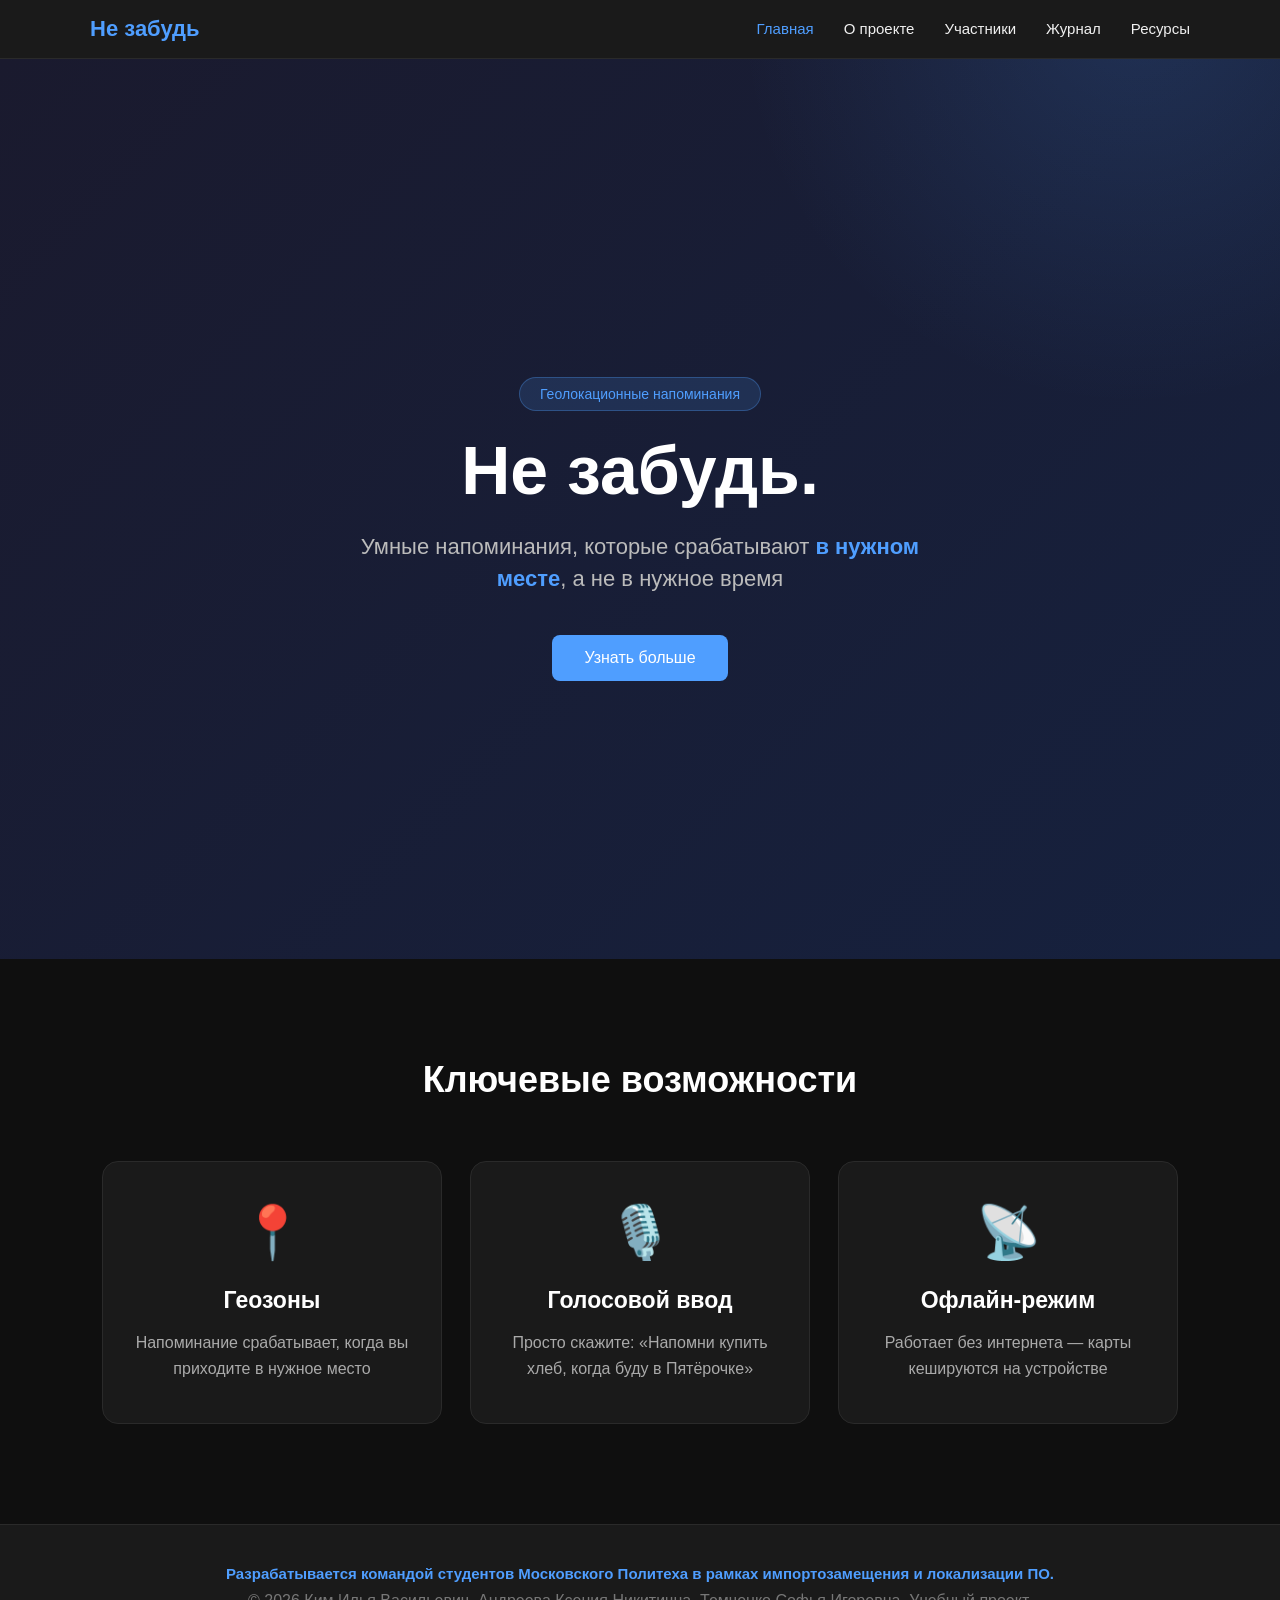
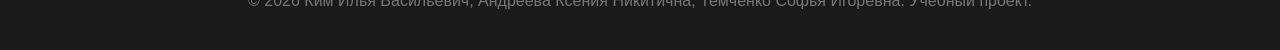
<file: site/index.html>
<!DOCTYPE html>
<html lang="ru">
<head>
    <meta charset="UTF-8">
    <meta name="viewport" content="width=device-width, initial-scale=1.0">
    <title>Не забудь</title>
    <link rel="stylesheet" href="css/base.css">
    <link rel="stylesheet" href="css/style.css">
</head>
<body>

    <header>
        <nav>
            <div class="logo">Не забудь</div>
            <ul>
                <li><a href="index.html" class="active">Главная</a></li>
                <li><a href="about.html">О проекте</a></li>
                <li><a href="participants.html">Участники</a></li>
                <li><a href="journal.html">Журнал</a></li>
                <li><a href="resources.html">Ресурсы</a></li>
            </ul>
        </nav>
    </header>

    <main>
        <section class="hero">
            <div class="hero-content">
                <div class="hero-badge">Геолокационные напоминания</div>
                <h1>Не забудь<span class="accent">.</span></h1>
                <p>Умные напоминания, которые срабатывают <strong>в нужном месте</strong>, а не в нужное время</p>
                <a href="about.html" class="btn">Узнать больше</a>
            </div>
            
            <div class="hero-visual">
                <div class="mockup">📱</div>
            </div>
        </section>

        <section class="features">
            <h2>Ключевые возможности</h2>
            <div class="cards">
                <div class="card fade-in">
                    <div class="card-icon">📍</div>
                    <h3>Геозоны</h3>
                    <p>Напоминание срабатывает, когда вы приходите в нужное место</p>
                </div>
                <div class="card fade-in">
                    <div class="card-icon">🎙️</div>
                    <h3>Голосовой ввод</h3>
                    <p>Просто скажите: «Напомни купить хлеб, когда буду в Пятёрочке»</p>
                </div>
                <div class="card fade-in">
                    <div class="card-icon">📡</div>
                    <h3>Офлайн-режим</h3>
                    <p>Работает без интернета — карты кешируются на устройстве</p>
                </div>
            </div>
        </section>
    </main>

    <footer>
    <p class="polytech-note">Разрабатывается командой студентов Московского Политеха в рамках импортозамещения и локализации ПО.</p>
    <p>© 2026 Ким Илья Васильевич, Андреева Ксения Никитична, Темченко Софья Игоревна. Учебный проект.</p>
    </footer>

   <script>
    const observer = new IntersectionObserver((entries) => {
        entries.forEach(entry => {
            if (entry.isIntersecting) {
                entry.target.classList.add('visible');
            }
        });
    }, { threshold: 0.1 });

    document.querySelectorAll('.fade-in').forEach(el => observer.observe(el));

    // Максимально плавная анимация hero
    function animateHero() {
        const heroContent = document.querySelector('.hero-content');
        heroContent.classList.add('visible');
    }

    window.addEventListener('load', () => {
        setTimeout(animateHero, 500); // старт чуть позже
    });
</script>

</body>
</html>
</file>
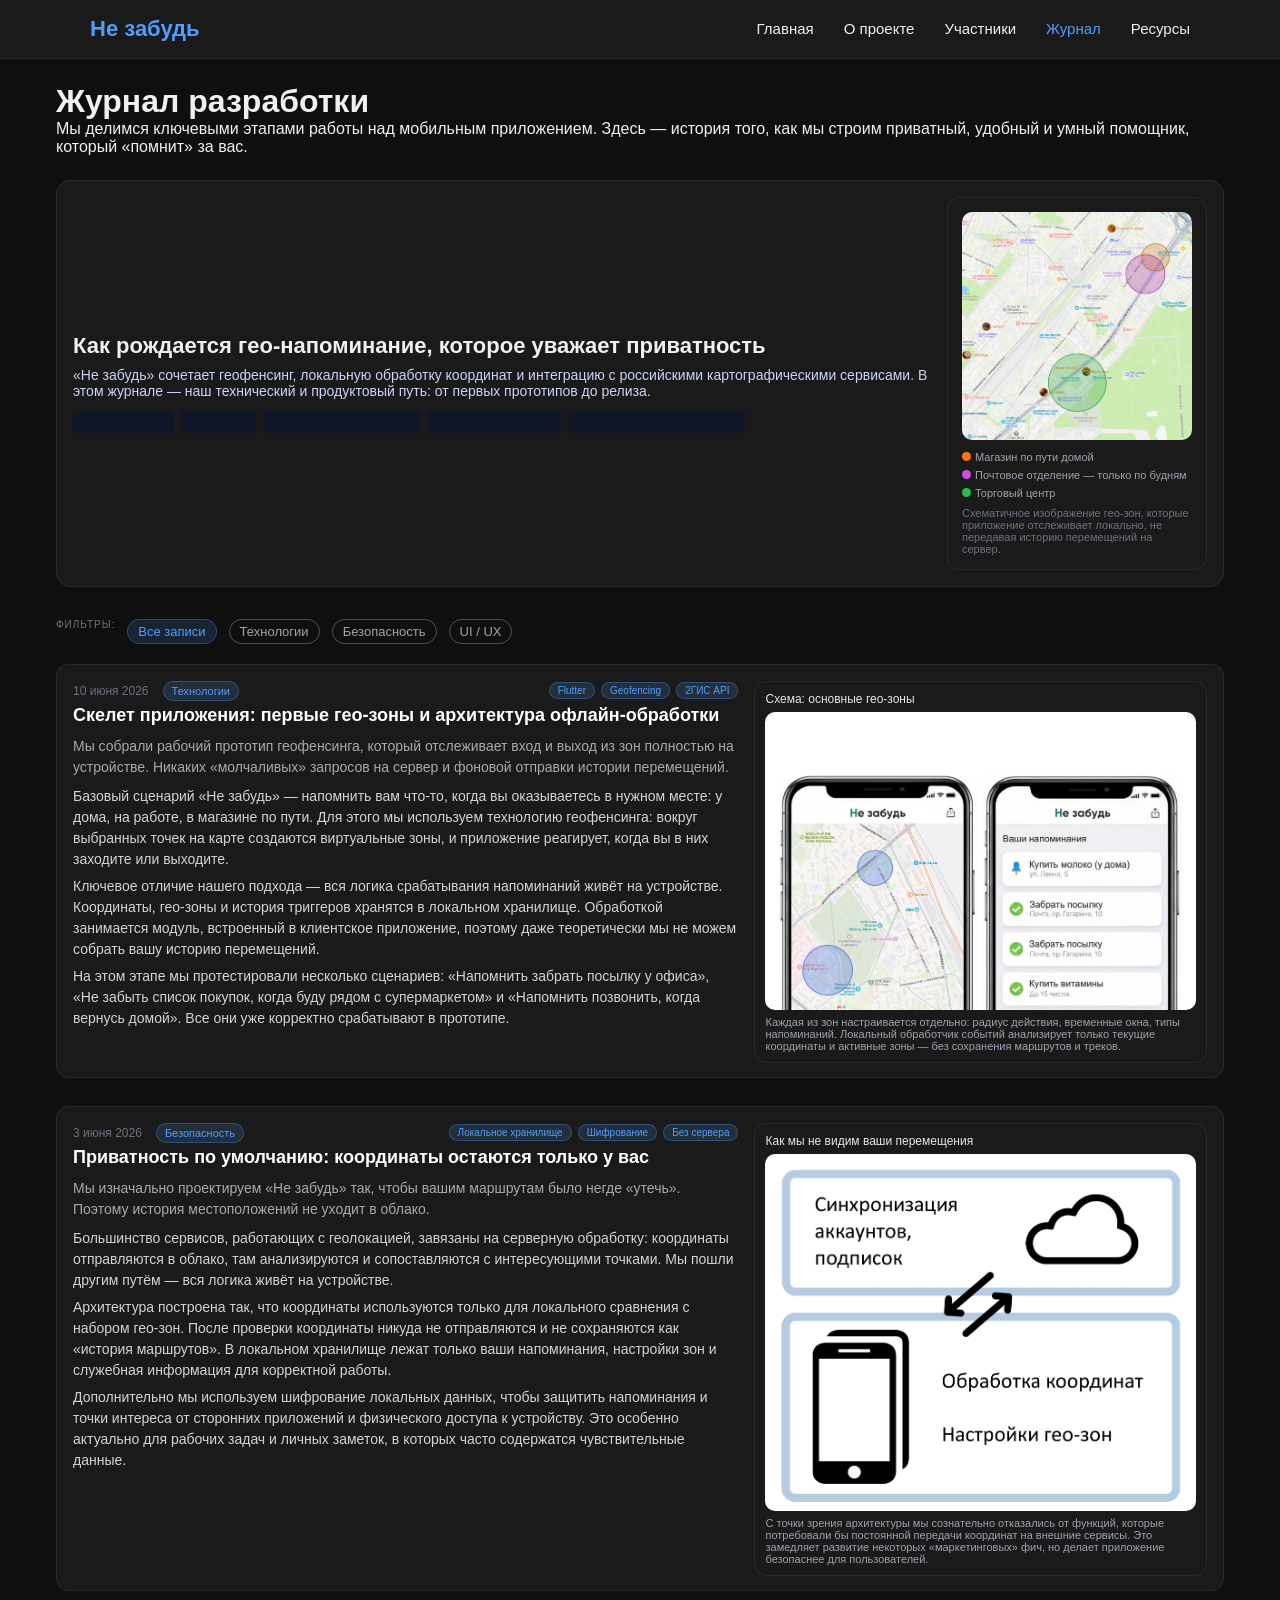
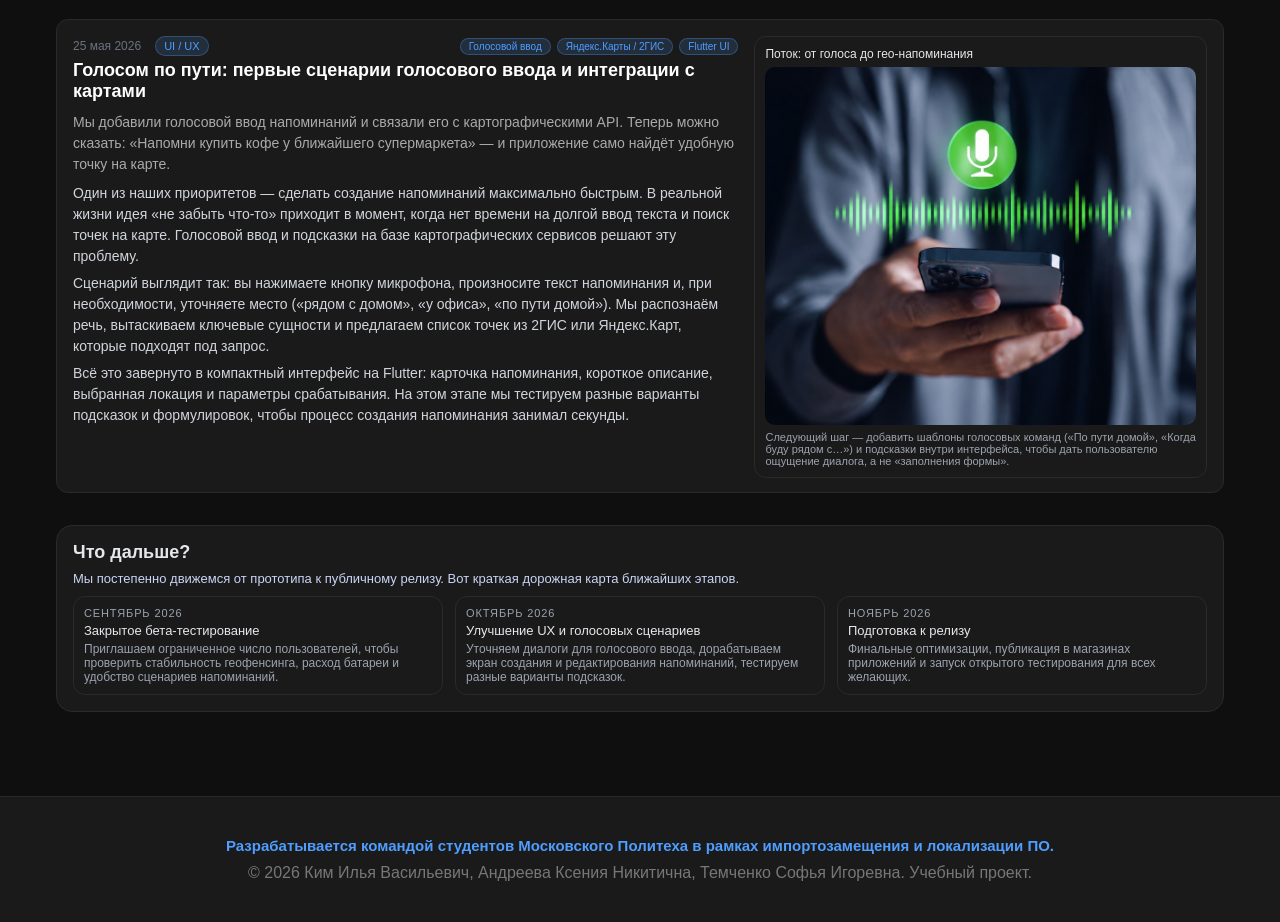
<file: site/journal.html>
<!DOCTYPE html>
<html lang="ru">
<head>
    <meta charset="UTF-8">
    <meta name="viewport" content="width=device-width, initial-scale=1.0">
    <title>Журнал — Не забудь</title>
    <link rel="stylesheet" href="css/base.css">
    <link rel="stylesheet" href="css/journal.css">
</head>
<body>
    <header>
        <nav>
            <div class="logo">Не забудь</div>
            <ul>
                <li><a href="index.html">Главная</a></li>
                <li><a href="about.html">О проекте</a></li>
                <li><a href="participants.html">Участники</a></li>
                <li><a href="journal.html" class="active">Журнал</a></li>
                <li><a href="resources.html">Ресурсы</a></li>
            </ul>
        </nav>
    </header>

    <div class="page">
        <h1>Журнал разработки</h1>
        <p>Мы делимся ключевыми этапами работы над мобильным приложением. Здесь — история того, как мы строим приватный, удобный и умный помощник, который «помнит» за вас.</p>
    
        <section class="hero">
            <div class="hero-text">
                <h2>Как рождается гео‑напоминание, которое уважает приватность</h2>
                <p>«Не забудь» сочетает геофенсинг, локальную обработку координат и интеграцию с российскими картографическими сервисами. В этом журнале — наш технический и продуктовый путь: от первых прототипов до релиза.</p>
                <div class="hero-tags">
                    <span class="tag">Geofencing</span>
                    <span class="tag">Flutter</span>
                    <span class="tag">2ГИС / Яндекс.Карты</span>
                    <span class="tag">Голосовой ввод</span>
                    <span class="tag">Локальное хранилище</span>
                </div>
            </div>
            <div class="hero-visual">
                <div class="hero-visual-inner">
                    <img src="img/geozoned map.png" class="hero-visual-image">
                    <div class="hero-legend">
                        <div class="hero-legend-item">
                            <span class="legend-dot shop"></span>
                            <span>Магазин по пути домой</span>
                        </div>
                        <div class="hero-legend-item">
                            <span class="legend-dot post"></span>
                            <span>Почтовое отделение — только по будням</span>
                        </div>
                        <div class="hero-legend-item">
                            <span class="legend-dot mall"></span>
                            <span>Торговый центр</span>
                        </div>
                    </div>
                    <div style="margin-top:8px;font-size:11px;color:#6b7280;">
                        Схематичное изображение гео‑зон, которые приложение отслеживает локально, не передавая историю перемещений на сервер.
                    </div>
                </div>
            </div>
        </section>
    
        <section class="filters" aria-label="Фильтры журнала">
            <span class="label">Фильтры:</span>
            <span class="filter-pill active">Все записи</span>
            <span class="filter-pill">Технологии</span>
            <span class="filter-pill">Безопасность</span>
            <span class="filter-pill">UI / UX</span>
        </section>
    
        <main class="posts">
            <!-- Пост 1 -->
            <article class="post">
                <div class="post-content">
                    <div class="post-header">
                        <span class="post-date">10 июня 2026</span>
                        <span class="post-category">Технологии</span>
                        <div class="post-tech">
                            <span class="post-tech-pill">Flutter</span>
                            <span class="post-tech-pill">Geofencing</span>
                            <span class="post-tech-pill">2ГИС API</span>
                        </div>
                    </div>
                    <h3>Скелет приложения: первые гео‑зоны и архитектура офлайн‑обработки</h3>
                    <p class="post-lead">Мы собрали рабочий прототип геофенсинга, который отслеживает вход и выход из зон полностью на устройстве. Никаких «молчаливых» запросов на сервер и фоновой отправки истории перемещений.</p>
                    <div class="post-body">
                        <p>Базовый сценарий «Не забудь» — напомнить вам что‑то, когда вы оказываетесь в нужном месте: у дома, на работе, в магазине по пути. Для этого мы используем технологию геофенсинга: вокруг выбранных точек на карте создаются виртуальные зоны, и приложение реагирует, когда вы в них заходите или выходите.</p>
                        <p>Ключевое отличие нашего подхода — вся логика срабатывания напоминаний живёт на устройстве. Координаты, гео‑зоны и история триггеров хранятся в локальном хранилище. Обработкой занимается модуль, встроенный в клиентское приложение, поэтому даже теоретически мы не можем собрать вашу историю перемещений.</p>
                        <p>На этом этапе мы протестировали несколько сценариев: «Напомнить забрать посылку у офиса», «Не забыть список покупок, когда буду рядом с супермаркетом» и «Напомнить позвонить, когда вернусь домой». Все они уже корректно срабатывают в прототипе.</p>
                    </div>
                </div>
                <aside class="post-visual">
                    <div class="post-visual-title">Схема: основные гео‑зоны</div>
                    <img src="img/post1.png" class="post-image">
                    <div>Каждая из зон настраивается отдельно: радиус действия, временные окна, типы напоминаний. Локальный обработчик событий анализирует только текущие координаты и активные зоны — без сохранения маршрутов и треков.</div>
                </aside>
            </article>

            <!-- Пост 2 -->
            <article class="post">
                <div class="post-content">
                    <div class="post-header">
                        <span class="post-date">3 июня 2026</span>
                        <span class="post-category">Безопасность</span>
                        <div class="post-tech">
                            <span class="post-tech-pill">Локальное хранилище</span>
                            <span class="post-tech-pill">Шифрование</span>
                            <span class="post-tech-pill">Без сервера</span>
                        </div>
                    </div>
                    <h3>Приватность по умолчанию: координаты остаются только у вас</h3>
                    <p class="post-lead">Мы изначально проектируем «Не забудь» так, чтобы вашим маршрутам было негде «утечь». Поэтому история местоположений не уходит в облако.</p>
                    <div class="post-body">
                        <p>Большинство сервисов, работающих с геолокацией, завязаны на серверную обработку: координаты отправляются в облако, там анализируются и сопоставляются с интересующими точками. Мы пошли другим путём — вся логика живёт на устройстве.</p>
                        <p>Архитектура построена так, что координаты используются только для локального сравнения с набором гео‑зон. После проверки координаты никуда не отправляются и не сохраняются как «история маршрутов». В локальном хранилище лежат только ваши напоминания, настройки зон и служебная информация для корректной работы.</p>
                        <p>Дополнительно мы используем шифрование локальных данных, чтобы защитить напоминания и точки интереса от сторонних приложений и физического доступа к устройству. Это особенно актуально для рабочих задач и личных заметок, в которых часто содержатся чувствительные данные.</p>
                    </div>
                </div>
                <aside class="post-visual">
                    <div class="post-visual-title">Как мы не видим ваши перемещения</div>
                    <img src="img/post2.png" class="post-image">
                    <div>С точки зрения архитектуры мы сознательно отказались от функций, которые потребовали бы постоянной передачи координат на внешние сервисы. Это замедляет развитие некоторых «маркетинговых» фич, но делает приложение безопаснее для пользователей.</div>
                </aside>
            </article>

            <!-- Пост 3 -->
            <article class="post">
                <div class="post-content">
                    <div class="post-header">
                        <span class="post-date">25 мая 2026</span>
                        <span class="post-category">UI / UX</span>
                        <div class="post-tech">
                            <span class="post-tech-pill">Голосовой ввод</span>
                            <span class="post-tech-pill">Яндекс.Карты / 2ГИС</span>
                            <span class="post-tech-pill">Flutter UI</span>
                        </div>
                    </div>
                    <h3>Голосом по пути: первые сценарии голосового ввода и интеграции с картами</h3>
                    <p class="post-lead">Мы добавили голосовой ввод напоминаний и связали его с картографическими API. Теперь можно сказать: «Напомни купить кофе у ближайшего супермаркета» — и приложение само найдёт удобную точку на карте.</p>
                    <div class="post-body">
                        <p>Один из наших приоритетов — сделать создание напоминаний максимально быстрым. В реальной жизни идея «не забыть что‑то» приходит в момент, когда нет времени на долгой ввод текста и поиск точек на карте. Голосовой ввод и подсказки на базе картографических сервисов решают эту проблему.</p>
                        <p>Сценарий выглядит так: вы нажимаете кнопку микрофона, произносите текст напоминания и, при необходимости, уточняете место («рядом с домом», «у офиса», «по пути домой»). Мы распознаём речь, вытаскиваем ключевые сущности и предлагаем список точек из 2ГИС или Яндекс.Карт, которые подходят под запрос.</p>
                        <p>Всё это завернуто в компактный интерфейс на Flutter: карточка напоминания, короткое описание, выбранная локация и параметры срабатывания. На этом этапе мы тестируем разные варианты подсказок и формулировок, чтобы процесс создания напоминания занимал секунды.</p>
                    </div>
                </div>
                <aside class="post-visual">
                    <div class="post-visual-title">Поток: от голоса до гео‑напоминания</div>
                    <img src="img/post3.png" class="post-image">
                    <div>Следующий шаг — добавить шаблоны голосовых команд («По пути домой», «Когда буду рядом с…») и подсказки внутри интерфейса, чтобы дать пользователю ощущение диалога, а не «заполнения формы».</div>
                </aside>
            </article>
        </main>

        <section class="roadmap">
            <h2>Что дальше?</h2>
            <p>Мы постепенно движемся от прототипа к публичному релизу. Вот краткая дорожная карта ближайших этапов.</p>
            <div class="roadmap-steps">
                <div class="roadmap-step">
                    <div class="roadmap-step-label">Сентябрь 2026</div>
                    <div class="roadmap-step-title">Закрытое бета‑тестирование</div>
                    <div class="roadmap-step-desc">Приглашаем ограниченное число пользователей, чтобы проверить стабильность геофенсинга, расход батареи и удобство сценариев напоминаний.</div>
                </div>
                <div class="roadmap-step">
                    <div class="roadmap-step-label">Октябрь 2026</div>
                    <div class="roadmap-step-title">Улучшение UX и голосовых сценариев</div>
                    <div class="roadmap-step-desc">Уточняем диалоги для голосового ввода, дорабатываем экран создания и редактирования напоминаний, тестируем разные варианты подсказок.</div>
                </div>
                <div class="roadmap-step">
                    <div class="roadmap-step-label">Ноябрь 2026</div>
                    <div class="roadmap-step-title">Подготовка к релизу</div>
                    <div class="roadmap-step-desc">Финальные оптимизации, публикация в магазинах приложений и запуск открытого тестирования для всех желающих.</div>
                </div>
            </div>
        </section>

    </div>

    <footer>
        <p class="polytech-note">Разрабатывается командой студентов Московского Политеха в рамках импортозамещения и локализации ПО.</p>
        <p>© 2026 Ким Илья Васильевич, Андреева Ксения Никитична, Темченко Софья Игоревна. Учебный проект.</p>
    </footer>

</body>
</html>
</file>
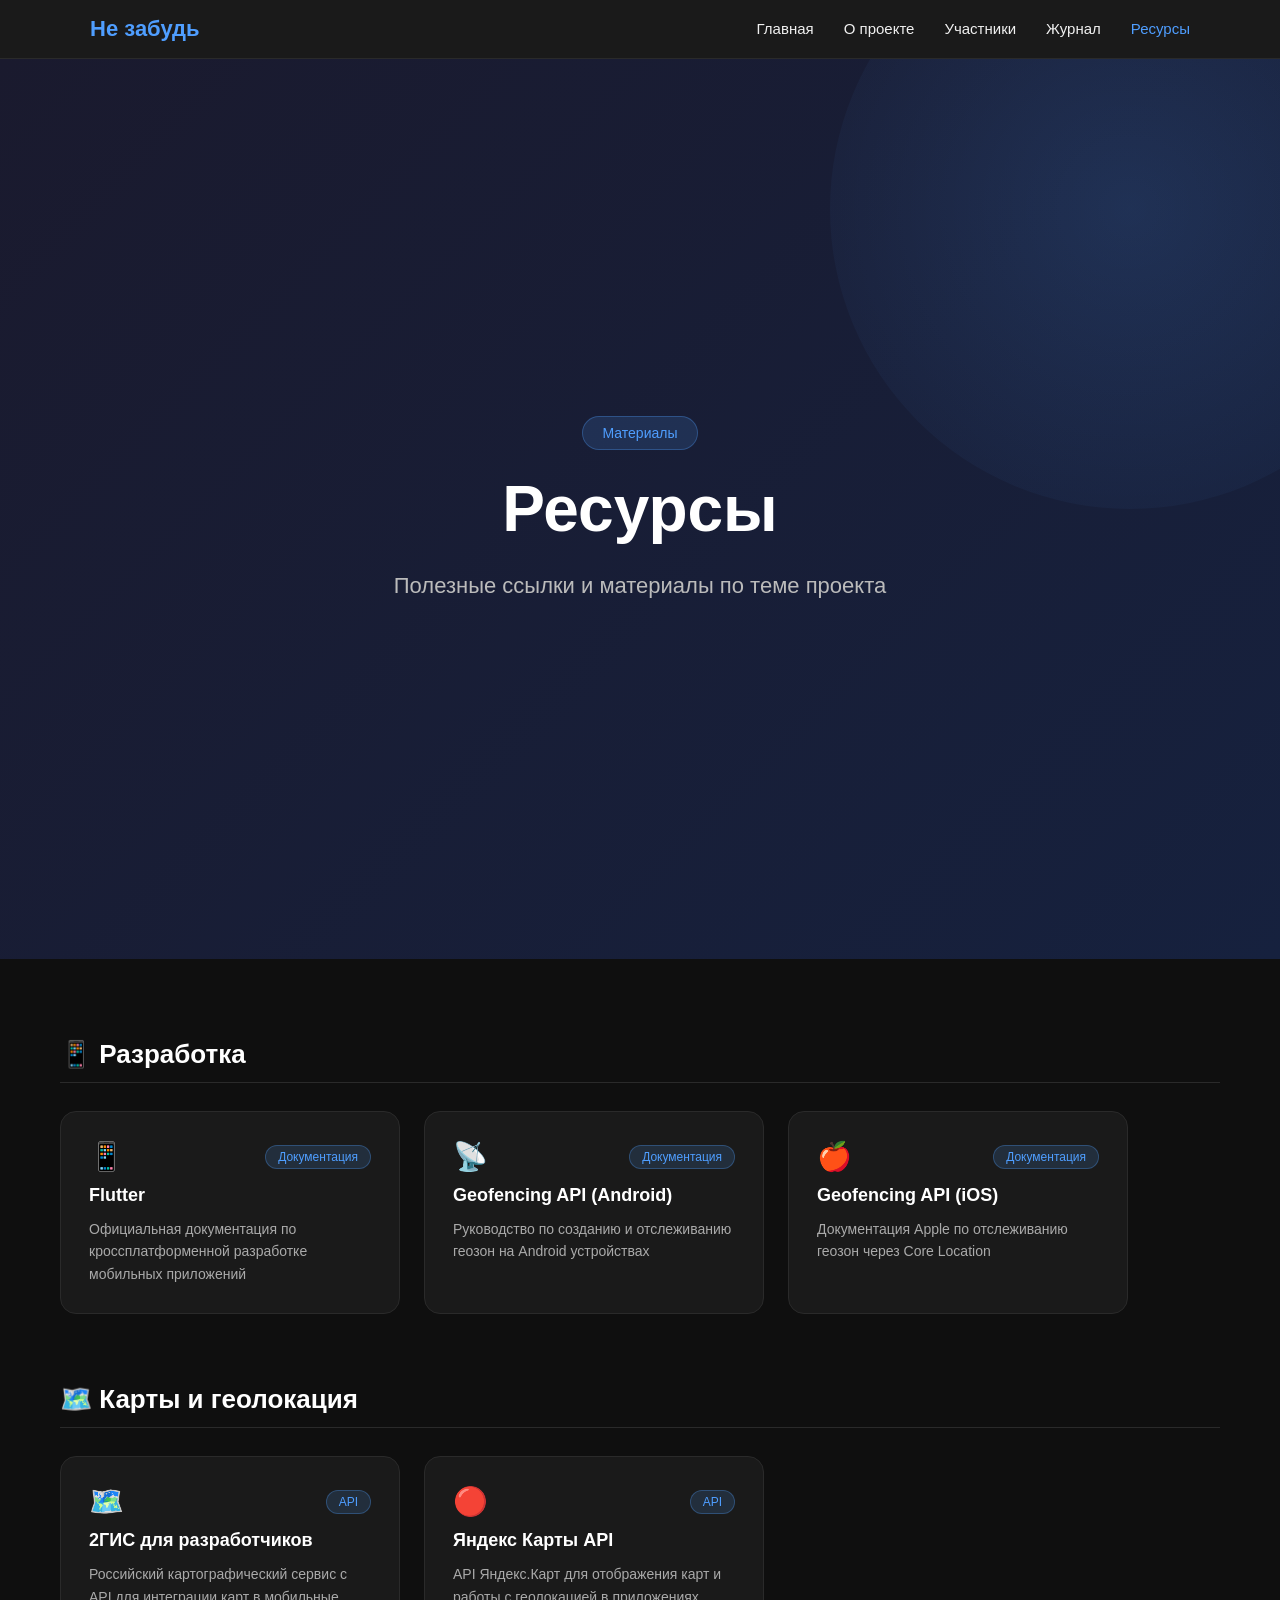
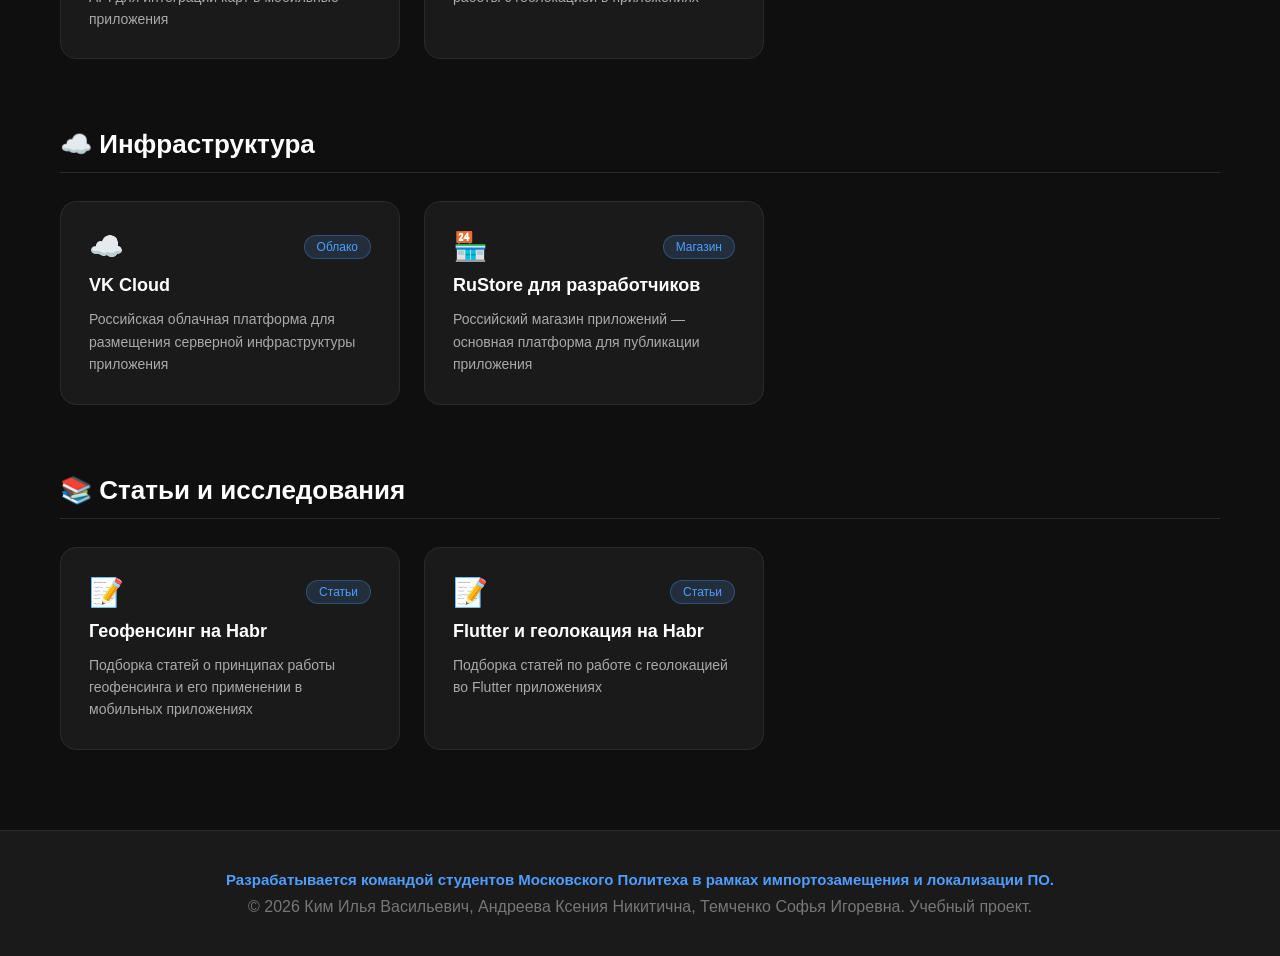
<file: site/resources.html>
<!DOCTYPE html>
<html lang="ru">
<head>
    <meta charset="UTF-8">
    <meta name="viewport" content="width=device-width, initial-scale=1.0">
    <title>Ресурсы — Не забудь</title>
    <link rel="stylesheet" href="css/base.css">
    <link rel="stylesheet" href="css/resources.css">
</head>
<body>

    <header>
        <nav>
            <div class="logo">Не забудь</div>
            <ul>
                <li><a href="index.html">Главная</a></li>
                <li><a href="about.html">О проекте</a></li>
                <li><a href="participants.html">Участники</a></li>
                <li><a href="journal.html">Журнал</a></li>
                <li><a href="resources.html" class="active">Ресурсы</a></li>
            </ul>
        </nav>
    </header>

    <main>
        <section class="page-hero">
            <div class="page-hero-content">
                <span class="page-tag">Материалы</span>
                <h1>Ресурсы</h1>
                <p>Полезные ссылки и материалы по теме проекта</p>
            </div>
        </section>

        <section class="resources-content">

            <div class="resource-group fade-in">
                <h2>📱 Разработка</h2>
                <div class="resource-cards">
                    <a href="https://flutter.dev/docs" target="_blank" class="resource-card">
                        <div class="resource-card-header">
                            <span class="resource-icon">📱</span>
                            <span class="resource-tag">Документация</span>
                        </div>
                        <h3>Flutter</h3>
                        <p>Официальная документация по кроссплатформенной разработке мобильных приложений</p>
                    </a>
                    <a href="https://developer.android.com/develop/sensors-and-location/location/geofencing" target="_blank" class="resource-card">
                        <div class="resource-card-header">
                            <span class="resource-icon">📡</span>
                            <span class="resource-tag">Документация</span>
                        </div>
                        <h3>Geofencing API (Android)</h3>
                        <p>Руководство по созданию и отслеживанию геозон на Android устройствах</p>
                    </a>
                    <a href="https://developer.apple.com/documentation/corelocation" target="_blank" class="resource-card">
                        <div class="resource-card-header">
                            <span class="resource-icon">🍎</span>
                            <span class="resource-tag">Документация</span>
                        </div>
                        <h3>Geofencing API (iOS)</h3>
                        <p>Документация Apple по отслеживанию геозон через Core Location</p>
                    </a>
                </div>
            </div>

            <div class="resource-group fade-in">
                <h2>🗺️ Карты и геолокация</h2>
                <div class="resource-cards">
                    <a href="https://dev.2gis.ru" target="_blank" class="resource-card">
                        <div class="resource-card-header">
                            <span class="resource-icon">🗺️</span>
                            <span class="resource-tag">API</span>
                        </div>
                        <h3>2ГИС для разработчиков</h3>
                        <p>Российский картографический сервис с API для интеграции карт в мобильные приложения</p>
                    </a>
                    <a href="https://yandex.ru/maps-api" target="_blank" class="resource-card">
                        <div class="resource-card-header">
                            <span class="resource-icon">🔴</span>
                            <span class="resource-tag">API</span>
                        </div>
                        <h3>Яндекс Карты API</h3>
                        <p>API Яндекс.Карт для отображения карт и работы с геолокацией в приложениях</p>
                    </a>
                </div>
            </div>

            <div class="resource-group fade-in">
                <h2>☁️ Инфраструктура</h2>
                <div class="resource-cards">
                    <a href="https://cloud.vk.com" target="_blank" class="resource-card">
                        <div class="resource-card-header">
                            <span class="resource-icon">☁️</span>
                            <span class="resource-tag">Облако</span>
                        </div>
                        <h3>VK Cloud</h3>
                        <p>Российская облачная платформа для размещения серверной инфраструктуры приложения</p>
                    </a>
                    <a href="https://www.rustore.ru/help/developers" target="_blank" class="resource-card">
                        <div class="resource-card-header">
                            <span class="resource-icon">🏪</span>
                            <span class="resource-tag">Магазин</span>
                        </div>
                        <h3>RuStore для разработчиков</h3>
                        <p>Российский магазин приложений — основная платформа для публикации приложения</p>
                    </a>
                </div>
            </div>

            <div class="resource-group fade-in">
                <h2>📚 Статьи и исследования</h2>
                <div class="resource-cards">
                    <a href="https://habr.com/ru/search/?q=geofencing&target_type=posts&order=relevance" class="resource-card">
                        <div class="resource-card-header">
                            <span class="resource-icon">📝</span>
                            <span class="resource-tag">Статьи</span>
                        </div>
                        <h3>Геофенсинг на Habr</h3>
                        <p>Подборка статей о принципах работы геофенсинга и его применении в мобильных приложениях</p>
                    </a>
                    <a href="https://habr.com/ru/search/?q=Flutter&target_type=posts&order=relevance&hf=similar_posts_202412_A&hf=context_news_202501_A" target="_blank" class="resource-card">
                        <div class="resource-card-header">
                            <span class="resource-icon">📝</span>
                            <span class="resource-tag">Статьи</span>
                        </div>
                        <h3>Flutter и геолокация на Habr</h3>
                        <p>Подборка статей по работе с геолокацией во Flutter приложениях</p>
                    </a>
                </div>
            </div>

        </section>
    </main>

    <footer>
    <p class="polytech-note">Разрабатывается командой студентов Московского Политеха в рамках импортозамещения и локализации ПО.</p>
    <p>© 2026 Ким Илья Васильевич, Андреева Ксения Никитична, Темченко Софья Игоревна. Учебный проект.</p>
    </footer>

    <script>
        const observer = new IntersectionObserver((entries) => {
            entries.forEach(entry => {
                if (entry.isIntersecting) {
                    entry.target.classList.add('visible');
                }
            });
        }, { threshold: 0.1 });

        document.querySelectorAll('.fade-in').forEach(el => observer.observe(el));

        window.addEventListener('load', () => {
            setTimeout(() => {
                const heroContent = document.querySelector('.page-hero-content');
                if (heroContent) heroContent.classList.add('visible');
            }, 500);
        });
    </script>

</body>
</html>
</file>
<file: site/css/base.css>
/* ==================== ОБЩИЕ СТИЛИ ==================== */
/* Эти стили применяются ко всем страницам сайта */

* {
  margin: 0;
  padding: 0;
  box-sizing: border-box;
}

body {
  font-family: 'Inter', 'Segoe UI', sans-serif;
  background-color: #0f0f0f;
  color: #f0f0f0;
}

/* НАВИГАЦИЯ */
header {
  background-color: #1a1a1a;
  padding: 16px 40px;
  position: sticky;
  top: 0;
  z-index: 100;
  border-bottom: 1px solid #2a2a2a;
}

nav {
  display: flex;
  justify-content: space-between;
  align-items: center;
  max-width: 1100px;
  margin: 0 auto;
}

.logo {
  font-size: 22px;
  font-weight: 700;
  color: #4f9eff;
}

nav ul {
  list-style: none;
  display: flex;
  gap: 30px;
}

nav ul a {
  color: #f0f0f0;
  text-decoration: none;
  font-size: 15px;
  transition: color 0.2s;
}

nav ul a:hover, nav ul a.active {
  color: #4f9eff;
}

/* КНОПКА */
.btn {
  background-color: #4f9eff;
  color: #fff;
  padding: 14px 32px;
  border-radius: 8px;
  text-decoration: none;
  font-size: 16px;
  transition: background 0.2s;
  display: inline-block;
}

.btn:hover {
  background-color: #3a8aee;
}

/* ФУТЕР */
footer {
  text-align: center;
  padding: 40px 20px;
  background-color: #1a1a1a;
  color: #777;
  border-top: 1px solid #2a2a2a;
}

footer .polytech-note {
  color: #4f9eff;
  font-weight: 600;
  margin-bottom: 10px;
  font-size: 15px;
}

/* АНИМАЦИИ */
.fade-in {
  opacity: 0;
  transform: translateY(24px);
  transition: opacity 0.8s ease, transform 0.8s ease;
}

.fade-in.visible {
  opacity: 1;
  transform: translateY(0);
}


/* ==================== СТИЛИ СТРАНИЦЫ "О ПРОЕКТЕ" (about.html) ==================== */

/* HERO секция */
.page-hero {
  min-height: 100vh;
  display: flex;
  flex-direction: column;
  align-items: center;
  justify-content: center;
  text-align: center;
  padding: 80px 20px;
  background: linear-gradient(135deg, #1a1a2e, #16213e);
  position: relative;
  overflow: hidden;
}

.page-hero::before {
  content: '';
  position: absolute;
  width: 600px;
  height: 600px;
  background: radial-gradient(circle, rgba(79,158,255,0.15), transparent);
  top: -150px;
  right: -150px;
  border-radius: 50%;
}

.page-tag {
  display: inline-block;
  background: rgba(79,158,255,0.15);
  color: #4f9eff;
  padding: 8px 20px;
  border-radius: 50px;
  font-size: 14px;
  font-weight: 500;
  margin-bottom: 24px;
  border: 1px solid rgba(79,158,255,0.3);
}

.page-hero h1 {
  font-size: 64px;
  color: #fff;
  margin-bottom: 24px;
  line-height: 1.1;
}

.page-hero p {
  color: #bbb;
  font-size: 22px;
  max-width: 700px;
  margin: 0 auto;
  line-height: 1.5;
}

.page-hero p strong {
  color: #4f9eff;
}

/* Секция "Контекстная слепота" */
.context-blindness {
  min-height: 100vh;
  display: flex;
  flex-direction: column;
  justify-content: center;
  padding: 100px 20px;
  max-width: 1200px;
  margin: 0 auto;
  text-align: center;
}

.context-blindness h2 {
  font-size: 40px;
  margin-bottom: 20px;
  color: #fff;
}

.context-blindness > p {
  font-size: 18px;
  color: #aaa;
  max-width: 800px;
  margin: 0 auto 60px;
  line-height: 1.6;
}

.process-wrapper {
  display: flex;
  align-items: center;
  justify-content: center;
  flex-wrap: wrap;
  gap: 16px;
}

.process-card {
  background-color: #1a1a1a;
  border: 1px solid #2a2a2a;
  border-radius: 16px;
  padding: 40px 24px;
  width: 300px;
  text-align: center;
  transition: all 0.4s cubic-bezier(0.4, 0, 0.2, 1);
  position: relative;
  overflow: hidden;
}

.process-card::before {
  content: '';
  position: absolute;
  top: 0;
  left: 0;
  width: 100%;
  height: 4px;
  background: linear-gradient(to right, transparent, #4f9eff, transparent);
  transform: scaleX(0);
  transition: transform 0.4s ease;
}

.process-card:hover {
  transform: translateY(-12px);
  border-color: #4f9eff;
  box-shadow: 0 25px 50px rgba(79, 158, 255, 0.15);
}

.process-card:hover::before {
  transform: scaleX(1);
}

.process-card svg {
  width: 120px;
  height: 120px;
  margin-bottom: 24px;
  transition: transform 0.4s ease;
}

.process-card:hover svg {
  transform: scale(1.1);
}

.process-card h3 {
  font-size: 20px;
  color: #fff;
  margin-bottom: 12px;
}

.process-card p {
  color: #aaa;
  font-size: 15px;
  line-height: 1.5;
}

.process-arrow {
  display: flex;
  align-items: center;
  justify-content: center;
  color: #4f9eff;
  opacity: 0.6;
  flex-shrink: 0;
}

.process-arrow svg {
  width: 32px;
  height: 32px;
}

/* Секция "Преимущества" */
.advantages {
  padding: 100px 20px;
  background-color: #121212;
}

.advantages-inner {
  max-width: 1200px;
  margin: 0 auto;
  text-align: center;
}

.advantages h2 {
  font-size: 36px;
  margin-bottom: 60px;
  color: #fff;
}

.advantages-grid {
  display: flex;
  flex-wrap: wrap;
  gap: 24px;
  justify-content: center;
}

.advantage-item {
  flex: 1 1 180px;
  max-width: 220px;
  background: #1a1a1a;
  padding: 30px 20px;
  border-radius: 12px;
  border: 1px solid #2a2a2a;
  transition: all 0.3s ease;
  text-align: center;
}

.advantage-item:hover {
  border-color: #4f9eff;
  background: #1f1f1f;
  transform: translateY(-5px);
}

.advantage-item svg {
  width: 48px;
  height: 48px;
  margin-bottom: 16px;
  color: #4f9eff;
}

.advantage-item h4 {
  color: #fff;
  font-size: 18px;
  margin-bottom: 10px;
}

.advantage-item p {
  color: #aaa;
  font-size: 14px;
  line-height: 1.5;
}

/* Секция "Целевая аудитория" */
.target-audience {
  padding: 100px 20px;
  max-width: 1200px;
  margin: 0 auto;
  text-align: center;
}

.target-audience h2 {
  font-size: 36px;
  margin-bottom: 20px;
  color: #fff;
}

.target-audience > p {
  font-size: 18px;
  color: #aaa;
  max-width: 800px;
  margin: 0 auto 60px;
  line-height: 1.6;
}

.audience-cards {
  display: flex;
  gap: 30px;
  justify-content: center;
  flex-wrap: wrap;
  margin-bottom: 40px;
}

.audience-card {
  background: #1a1a1a;
  border: 1px solid #2a2a2a;
  border-radius: 16px;
  padding: 40px 30px;
  width: 320px;
  text-align: center;
  transition: all 0.3s ease;
}

.audience-card:hover {
  transform: translateY(-8px);
  border-color: #4f9eff;
}

.audience-card svg {
  width: 72px;
  height: 72px;
  margin-bottom: 20px;
  color: #4f9eff;
}

.audience-card h3 {
  color: #fff;
  font-size: 20px;
  margin-bottom: 12px;
}

.audience-card p {
  color: #aaa;
  font-size: 15px;
  line-height: 1.5;
}

.economic-model {
  background: rgba(79, 158, 255, 0.05);
  border: 1px solid rgba(79, 158, 255, 0.2);
  border-radius: 12px;
  padding: 30px;
  max-width: 800px;
  margin: 0 auto;
  color: #ccc;
  font-size: 16px;
  line-height: 1.6;
}

.economic-model strong {
  color: #4f9eff;
}


/* ==================== СТИЛИ СТРАНИЦЫ "УЧАСТНИКИ" (participants.html) ==================== */

.participant-section {
  min-height: 100vh;
  display: flex;
  align-items: center;
  justify-content: center;
  padding: 80px 20px;
  position: relative;
  overflow: hidden;
}

.participant-section::before {
  content: '';
  position: absolute;
  width: 600px;
  height: 600px;
  background: radial-gradient(circle, rgba(79,158,255,0.08), transparent);
  border-radius: 50%;
  pointer-events: none;
}

.participant-section:nth-child(odd)::before {
  top: -100px;
  right: -100px;
}

.participant-section:nth-child(even)::before {
  bottom: -100px;
  left: -100px;
}

.participant-grid {
  max-width: 1100px;
  width: 100%;
  display: grid;
  grid-template-columns: 1fr 1fr;
  gap: 80px;
  align-items: center;
  z-index: 1;
}

/* Swap order for even sections (right image) */
.participant-section:nth-child(even) .participant-grid {
  direction: rtl;
}

.participant-section:nth-child(even) .participant-grid > * {
  direction: ltr;
}

.participant-image-wrapper {
  display: flex;
  justify-content: center;
  align-items: center;
}

.participant-image {
  width: 320px;
  height: 320px;
  border-radius: 50%;
  object-fit: cover;
  border: 4px solid #4f9eff;
  box-shadow: 0 0 40px rgba(79, 158, 255, 0.2);
  background-color: #1a1a1a;
}

.participant-info h2 {
  font-size: 36px;
  color: #fff;
  margin-bottom: 8px;
}

.participant-group {
  color: #4f9eff;
  font-size: 18px;
  font-weight: 600;
  margin-bottom: 12px;
}

.participant-specialty {
  color: #aaa;
  font-size: 16px;
  margin-bottom: 30px;
  padding-bottom: 20px;
  border-bottom: 1px solid #2a2a2a;
}

.participant-desc {
  color: #ccc;
  font-size: 16px;
  line-height: 1.7;
}

.participant-section .participant-grid {
  opacity: 0;
  transform: translateY(40px);
  transition: opacity 1s cubic-bezier(0.25, 0.1, 0.25, 1), 
              transform 1s cubic-bezier(0.25, 0.1, 0.25, 1);
}

.participant-section.visible .participant-grid {
  opacity: 1;
  transform: translateY(0);
}

/* Задержки для элементов внутри секции */
.participant-section .participant-image-wrapper {
  opacity: 0;
  transform: translateX(-30px);
  transition: opacity 0.8s cubic-bezier(0.25, 0.1, 0.25, 1), 
              transform 0.8s cubic-bezier(0.25, 0.1, 0.25, 1);
}

.participant-section.visible .participant-image-wrapper {
  opacity: 1;
  transform: translateX(0);
  transition-delay: 0.3s;
}

.participant-section .participant-info h2 {
  opacity: 0;
  transform: translateX(30px);
  transition: opacity 0.8s cubic-bezier(0.25, 0.1, 0.25, 1), 
              transform 0.8s cubic-bezier(0.25, 0.1, 0.25, 1);
}

.participant-section.visible .participant-info h2 {
  opacity: 1;
  transform: translateX(0);
  transition-delay: 0.5s;
}

.participant-section .participant-group {
  opacity: 0;
  transform: translateX(30px);
  transition: opacity 0.8s cubic-bezier(0.25, 0.1, 0.25, 1), 
              transform 0.8s cubic-bezier(0.25, 0.1, 0.25, 1);
}

.participant-section.visible .participant-group {
  opacity: 1;
  transform: translateX(0);
  transition-delay: 0.7s;
}

.participant-section .participant-specialty {
  opacity: 0;
  transform: translateX(30px);
  transition: opacity 0.8s cubic-bezier(0.25, 0.1, 0.25, 1), 
              transform 0.8s cubic-bezier(0.25, 0.1, 0.25, 1);
}

.participant-section.visible .participant-specialty {
  opacity: 1;
  transform: translateX(0);
  transition-delay: 0.9s;
}

.participant-section .participant-desc {
  opacity: 0;
  transform: translateX(30px);
  transition: opacity 0.8s cubic-bezier(0.25, 0.1, 0.25, 1), 
              transform 0.8s cubic-bezier(0.25, 0.1, 0.25, 1);
}

.participant-section.visible .participant-desc {
  opacity: 1;
  transform: translateX(0);
  transition-delay: 1.1s;
}

/* Для четных секций (изображение справа) меняем направление анимации */
.participant-section:nth-child(even) .participant-image-wrapper {
  transform: translateX(30px);
}

.participant-section:nth-child(even) .participant-info h2,
.participant-section:nth-child(even) .participant-group,
.participant-section:nth-child(even) .participant-specialty,
.participant-section:nth-child(even) .participant-desc {
  transform: translateX(-30px);
}

/* Анимация для фоновых кругов */
.participant-section::before {
  opacity: 0;
  transform: scale(0.8);
  transition: opacity 1.5s ease, transform 1.5s ease;
}

.participant-section.visible::before {
  opacity: 1;
  transform: scale(1);
  transition-delay: 0.2s;
}
           

/* ==================== АДАПТИВНОСТЬ ==================== */

@media (max-width: 768px) {
  .page-hero h1 { font-size: 42px; }
  .page-hero p { font-size: 18px; }
  .process-wrapper { flex-direction: column; }
  .process-arrow { transform: rotate(90deg); margin: 8px 0; }
  .advantage-item { max-width: 100%; flex: 1 1 100%; }
  
  .participant-grid {
    grid-template-columns: 1fr;
    gap: 40px;
    text-align: center;
  }
  .participant-section:nth-child(even) .participant-grid {
    direction: ltr;
  }
  .participant-image {
    width: 240px;
    height: 240px;
  }
}
</file>
<file: site/css/style.css>
/* ==================== HERO ==================== */
.hero {
    min-height: 100vh;
    display: flex;
    align-items: center;
    justify-content: center;
    position: relative;
    background: linear-gradient(135deg, #1a1a2e, #16213e);
    overflow: hidden;
    padding: 120px 20px 80px;
}

.hero::before {
    content: '';
    position: absolute;
    top: -50%;
    right: -20%;
    width: 800px;
    height: 800px;
    background: radial-gradient(circle, rgba(79, 158, 255, 0.15), transparent 70%);
    z-index: 1;
}

.hero-content {
    max-width: 700px;
    text-align: center;
    z-index: 2;
    position: relative;
}

.hero-badge {
    display: inline-block;
    background: rgba(79, 158, 255, 0.15);
    color: #4f9eff;
    padding: 8px 20px;
    border-radius: 50px;
    font-size: 14px;
    font-weight: 500;
    margin-bottom: 24px;
    border: 1px solid rgba(79, 158, 255, 0.3);
}

.hero h1 {
    font-size: 68px;
    line-height: 1.05;
    margin-bottom: 24px;
    color: #fff;
}

.hero h1 .accent {
    color: #fff;
}

.hero p {
    font-size: 22px;
    color: #bbb;
    max-width: 620px;
    margin: 0 auto 40px;
    line-height: 1.45;
}

.hero p strong {
    color: #4f9eff;
}

/* Мокап телефона */
.hero-visual {
    position: absolute;
    bottom: -60px;
    right: 8%;
    width: 280px;
    height: 580px;
    background: #111;
    border: 14px solid #1f1f1f;
    border-radius: 48px;
    box-shadow: 0 30px 70px rgba(0, 0, 0, 0.7);
    z-index: 2;
    display: none; /* Скрыл по умолчанию, чтобы не ломал на маленьких экранах */
}

.mockup {
    width: 100%;
    height: 100%;
    background: linear-gradient(180deg, #1a1a2e, #0f0f0f);
    border-radius: 36px;
    display: flex;
    align-items: center;
    justify-content: center;
    font-size: 80px;
    color: #4f9eff;
}

/* ==================== FEATURES ==================== */
.features {
    padding: 100px 20px;
    max-width: 1200px;
    margin: 0 auto;
    text-align: center;
    background-color: #0f0f0f;
}

.features h2 {
    font-size: 36px;
    margin-bottom: 60px;
    color: #fff;
}

.cards {
    display: flex;
    gap: 28px;
    justify-content: center;
    flex-wrap: wrap;
}

.card {
    background-color: #1a1a1a;
    border: 1px solid #2a2a2a;
    border-radius: 16px;
    padding: 40px 28px;
    width: 340px;
    transition: all 0.4s cubic-bezier(0.4, 0, 0.2, 1);
    position: relative;
    overflow: hidden;
}

.card::before {
    content: '';
    position: absolute;
    top: 0;
    left: 0;
    width: 100%;
    height: 4px;
    background: linear-gradient(to right, transparent, #4f9eff, transparent);
    transform: scaleX(0);
    transition: transform 0.4s ease;
}

.card:hover {
    transform: translateY(-12px);
    border-color: #4f9eff;
    box-shadow: 0 25px 50px rgba(79, 158, 255, 0.15);
}

.card:hover::before {
    transform: scaleX(1);
}

.card-icon {
    font-size: 52px;
    margin-bottom: 24px;
    transition: transform 0.4s ease;
}

.card:hover .card-icon {
    transform: scale(1.2) rotate(8deg);
}

.card h3 {
    font-size: 23px;
    margin-bottom: 16px;
    color: #fff;
}

.card p {
    color: #aaa;
    line-height: 1.65;
}

/* ==================== STAGGERED HERO ANIMATION ==================== */
/* Максимально плавная версия */
.hero-content > * {
    opacity: 0;
    transform: translateY(35px);
    transition: all 1.35s cubic-bezier(0.25, 0.1, 0.25, 1);
}

.hero-badge {
    transition-delay: 0.3s;
}

.hero h1 {
    transition-delay: 0.7s;
}

.hero p {
    transition-delay: 1.2s;
}

.hero .btn {
    transition-delay: 1.7s;
}

/* Активное состояние */
.hero-content.visible > * {
    opacity: 1;
    transform: translateY(0);
}

/* Цвет точки в заголовке */
.hero h1 .accent {
    color: #fff;
}
</file>
<file: site/css/journal.css>
.page {
    max-width: 1200px;
    margin: 0 auto;
    padding: 24px 16px 56px;
}

.hero {
    margin: 24px 0 32px;
    padding: 16px;
    border-radius: 14px;
    background: #1a1a1a;
    border: 1px solid #2a2a2a;
    display: flex;
    flex-wrap: wrap;
    gap: 18px;
    align-items: center;
}

.hero-text {
    flex: 1 1 260px;
    min-width: 0;
}

.hero-text h2 {
    margin: 0 0 8px;
    font-size: 22px;
}

.hero-text p {
    margin: 0 0 12px;
    color: #cbd5f5;
    font-size: 14px;
}

.hero-tags {
    display: flex;
    flex-wrap: wrap;
    gap: 8px;
    margin-top: 8px;
}

.tag {
    font-size: 11px;
    text-transform: uppercase;
    letter-spacing: 0.08em;
    padding: 4px 8px;
    border-radius: 999px;
    border: 1px solid rgba(148,163,184,0.5);
    color: #9ca3af;
    background: rgba(15,23,42,0.9);
    backdrop-filter: blur(8px);
}

.hero-visual {
    flex: 0 0 260px;
    max-width: 320px;
    margin-left: auto;
}

.hero-visual-inner {
    border-radius: 12px;
    background: #1a1a1a;;
    border: 1px solid #2a2a2a;
    padding: 14px;
    color: #e5e7eb;
    font-size: 12px;
}

.hero-visual-image {
    position: relative;
    width: 100%;
    border-radius: 10px;
    overflow: hidden;
    object-fit: contain;
}

.hero-legend {
    margin-top: 8px;
    display: flex;
    flex-wrap: wrap;
    gap: 6px 12px;
    font-size: 11px;
    color: #9ca3af;
}

.hero-legend-item {
    display: inline-flex;
    align-items: center;
    gap: 4px;
}

.legend-dot {
    width: 9px;
    height: 9px;
    border-radius: 999px;
}

.legend-dot.mall { background: #26bb53; }

.legend-dot.post { background: #d24ce4; }

.legend-dot.shop { background: #f97316; }

.filters {
    display: flex;
    flex-wrap: wrap;
    gap: 12px;
    margin-bottom: 20px;
    font-size: 13px;
    color: #9ca3af;
}

.filters span.label {
    text-transform: uppercase;
    letter-spacing: 0.1em;
    font-size: 10px;
    color: #6b7280;
}

.filter-pill {
    padding: 4px 10px;
    border-radius: 999px;
    border: 1px solid rgba(148,163,184,0.45);
    cursor: default;
}
    
.filter-pill.active {
    background: rgba(79,158,255,0.15);
    border-color: rgba(79,158,255,0.3);
    color: #4f9eff;
}

.posts {
    display: flex;
    flex-direction: column;
    gap: 28px;
    margin-bottom: 32px;
}
  
.posts h2 {
    font-size: 36px;
    margin-bottom: 60px;
    color: #fff;
}
  
article.post {
    border-radius: 12px;
    border: 1px solid #2a2a2a;
    background:#1a1a1a;
    padding: 16px 16px 14px;
    display: grid;
    grid-template-columns: minmax(0, 2.5fr) minmax(220px, 1.7fr);
    gap: 16px;
}
  
.post h3 {
    color: #fff;
    font-size: 18px;
    margin-bottom: 10px;
}
  
.post p {
    color: #aaa;
    font-size: 14px;
    line-height: 1.5;
}

.post-header {
    display: flex;
    flex-wrap: wrap;
    align-items: center;
    gap: 8px 14px;
    margin-bottom: 4px;
    font-size: 12px;
    color: #9ca3af;
}

.post-date {
    color: #6b7280;
}

.post-category {
    padding: 3px 8px;
    border-radius: 999px;
    background: rgba(79,158,255,0.15);
    border: 1px solid rgba(79,158,255,0.3);
    color: #4f9eff;
    font-size: 11px;
}

.post-tech {
    display: flex;
    flex-wrap: wrap;
    gap: 6px;
    margin-left: auto;
}
    
.post-tech-pill {
    padding: 2px 8px;
    border-radius: 999px;
    border: 1px solid rgba(79,158,255,0.3);
    font-size: 10px;
    color: #4f9eff;
    background: rgba(79,158,255,0.15);
}

.post-lead {
    margin: 0 0 8px;
    color: #cbd5f5;
    font-size: 13px;
}
    
.post-body p {
    margin: 0 0 6px;
    font-size: 14px;
    color: #d1d5db;
}
    
.post-body p:last-child {
    margin-bottom: 0;
}
    
.post-visual {
    border-radius: 12px;
    background: #1a1a1a;
    border: 1px solid #2a2a2a;
    padding: 10px;
    font-size: 11px;
    color: #9ca3af;
    display: flex;
    flex-direction: column;
    gap: 6px;
}
    
.post-visual-title {
    font-size: 12px;
    color: #e5e7eb;
    font-weight: 500;
}

.post-image {
    position: relative;
    width: 100%;
    border-radius: 10px;
    overflow: hidden;
    object-fit: contain;
}

.roadmap {
    border-radius: 16px;
    border: 1px solid #2a2a2a;
    padding: 16px;
    background:#1a1a1a;
    margin-bottom: 28px;
}

.roadmap h2 {
    margin: 0 0 8px;
    font-size: 18px;
    color: #e5e7eb;
}
    
.roadmap p {
    margin: 0 0 10px;
    font-size: 13px;
    color: #cbd5f5;
}
      
.roadmap-steps {
    display: grid;
    grid-template-columns: repeat(auto-fit, minmax(180px, 1fr));
    gap: 12px;
    margin-top: 6px;
}
      
.roadmap-step {
    border-radius: 12px;
    border: 1px solid #2a2a2a;
    padding: 10px;
    font-size: 13px;
    background: #1a1a1a;
    transition: all 0.3s ease;
}

.roadmap-step:hover {
    border-color: #4f9eff;
    background: #1f1f1f;
    transform: translateY(-5px);
}

.roadmap-step-label {
    font-size: 11px;
    text-transform: uppercase;
    letter-spacing: 0.08em;
    color: #9ca3af;
    margin-bottom: 4px;
}
    
.roadmap-step-title {
    font-weight: 500;
    color: #e5e7eb;
    margin-bottom: 4px;
}
      
.roadmap-step-desc {
    font-size: 12px;
    color: #9ca3af;
}

@media (max-width: 768px) {
    article.post {
        grid-template-columns: minmax(0, 1fr);
    }
    .hero {
        flex-direction: column;
    }
    .hero-visual {
        max-width: none;
    }
}
</file>
<file: site/css/resources.css>
/* ==================== RESOURCES CONTENT ==================== */
.resources-content {
    max-width: 1200px;
    margin: 0 auto;
    padding: 80px 20px;
    display: flex;
    flex-direction: column;
    gap: 70px;
}

/* ==================== RESOURCE GROUP ==================== */
.resource-group h2 {
    font-size: 26px;
    margin-bottom: 28px;
    color: #fff;
    padding-bottom: 12px;
    border-bottom: 1px solid #2a2a2a;
}

.resource-cards {
    display: flex;
    gap: 24px;
    flex-wrap: wrap;
}

/* ==================== RESOURCE CARD ==================== */
.resource-card {
    background: #1a1a1a;
    border: 1px solid #2a2a2a;
    border-radius: 16px;
    padding: 28px;
    width: 340px;
    text-decoration: none;
    color: inherit;
    display: flex;
    flex-direction: column;
    gap: 12px;
    transition: all 0.4s cubic-bezier(0.4, 0, 0.2, 1);
    position: relative;
    overflow: hidden;
}

.resource-card::before {
    content: '';
    position: absolute;
    top: 0;
    left: 0;
    width: 100%;
    height: 4px;
    background: linear-gradient(to right, transparent, #4f9eff, transparent);
    transform: scaleX(0);
    transition: transform 0.4s ease;
}

.resource-card:hover {
    transform: translateY(-8px);
    border-color: #4f9eff;
    box-shadow: 0 20px 40px rgba(79, 158, 255, 0.12);
}

.resource-card:hover::before {
    transform: scaleX(1);
}

.resource-card-header {
    display: flex;
    align-items: center;
    justify-content: space-between;
}

.resource-icon {
    font-size: 28px;
}

.resource-tag {
    background: rgba(79, 158, 255, 0.15);
    color: #4f9eff;
    padding: 4px 12px;
    border-radius: 20px;
    font-size: 12px;
    border: 1px solid rgba(79, 158, 255, 0.3);
}

.resource-card h3 {
    font-size: 18px;
    color: #fff;
}

.resource-card p {
    color: #aaa;
    font-size: 14px;
    line-height: 1.6;
}
</file>
